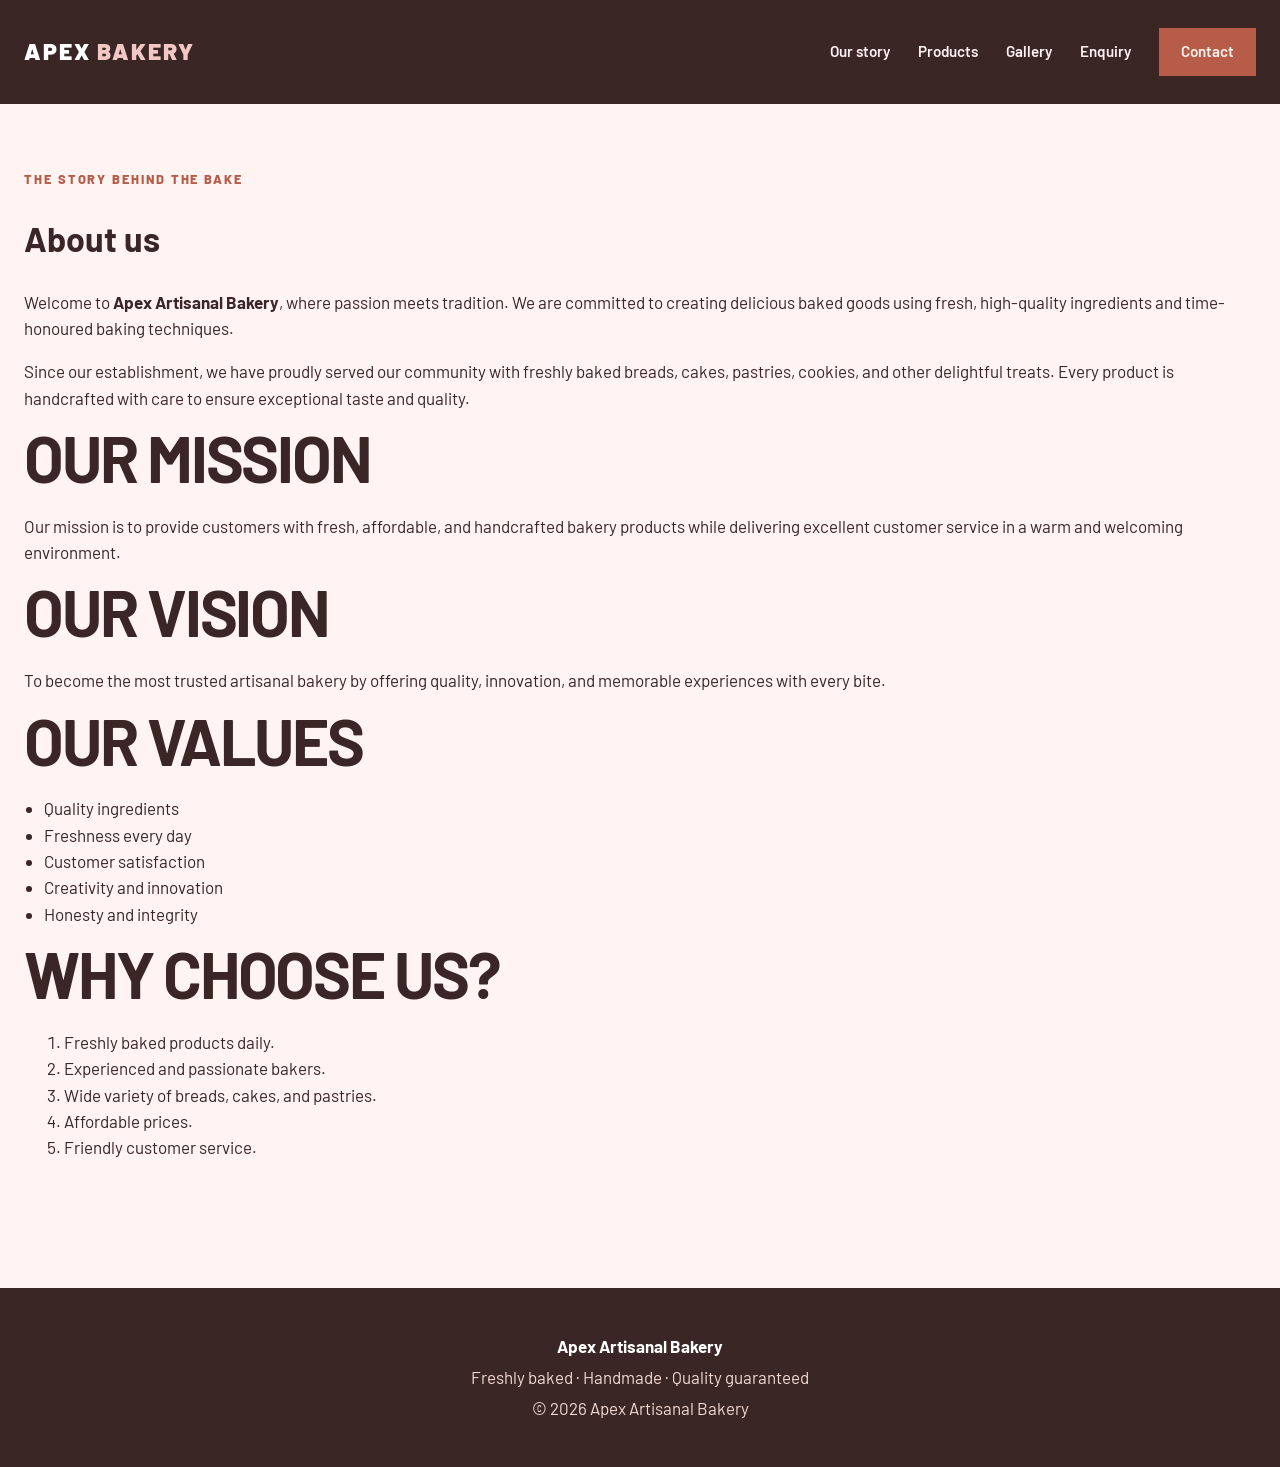
<file: AboutUs.html>
<!DOCTYPE html>
<html lang="en">
<head>
    <meta charset="UTF-8">
    <meta name="viewport" content="width=device-width, initial-scale=1.0">
    <meta name="description" content="Learn about Apex Artisanal Bakery, its handmade baking approach, mission and values in Pretoria.">
    <title>About Apex Artisanal Bakery | Our Story</title>
    <link rel="stylesheet" href="style.css">
    <script type="application/ld+json">
    {
      "@context": "https://schema.org",
      "@type": "Bakery",
      "name": "Apex Artisanal Bakery",
      "address": {
        "@type": "PostalAddress",
        "streetAddress": "3 Bailey Lane, Arcadia",
        "addressLocality": "Pretoria",
        "addressCountry": "South Africa"
      },
      "telephone": "+27 12 345 6789",
      "email": "info@apexartisanalbakery.com"
    }
    </script>
</head>
<body>
    <header class="site-header" style="background: var(--ink); position: relative;">
        <nav class="navbar" aria-label="Main navigation">
            <a class="logo" href="index.html">Apex <span>Bakery</span></a>
            <button class="menu-toggle" type="button" aria-expanded="false" aria-controls="primary-navigation" aria-label="Open navigation menu">
                <span></span><span></span><span></span>
            </button>
            <div class="nav-links" id="primary-navigation">
                <a href="index.html#about">Our story</a>
                <a href="Products.html">Products</a>
                <a href="Gallery.html">Gallery</a>
                <a href="enquiry.html">Enquiry</a>
                <a class="nav-cta" href="Contact.html">Contact</a>
            </div>
        </nav>
    </header>
    <main class="content-section">
        <span class="section-kicker">The story behind the bake</span>
        <h1>About us</h1>
        <p>Welcome to <strong>Apex Artisanal Bakery</strong>, where passion meets tradition. We are committed to creating delicious baked goods using fresh, high-quality ingredients and time-honoured baking techniques.</p>
        <p>Since our establishment, we have proudly served our community with freshly baked breads, cakes, pastries, cookies, and other delightful treats. Every product is handcrafted with care to ensure exceptional taste and quality.</p>

        <h2>Our mission</h2>
        <p>Our mission is to provide customers with fresh, affordable, and handcrafted bakery products while delivering excellent customer service in a warm and welcoming environment.</p>

        <h2>Our vision</h2>
        <p>To become the most trusted artisanal bakery by offering quality, innovation, and memorable experiences with every bite.</p>

        <h2>Our values</h2>
        <ul>
            <li>Quality ingredients</li>
            <li>Freshness every day</li>
            <li>Customer satisfaction</li>
            <li>Creativity and innovation</li>
            <li>Honesty and integrity</li>
        </ul>

        <h2>Why choose us?</h2>
        <ol>
            <li>Freshly baked products daily.</li>
            <li>Experienced and passionate bakers.</li>
            <li>Wide variety of breads, cakes, and pastries.</li>
            <li>Affordable prices.</li>
            <li>Friendly customer service.</li>
        </ol>
    </main>
    <footer class="site-footer">
        <p><strong>Apex Artisanal Bakery</strong></p>
        <p>Freshly baked · Handmade · Quality guaranteed</p>
        <p>&copy; 2026 Apex Artisanal Bakery</p>
    </footer>
    <script src="script.js"></script>
</body>
</html>
</file>
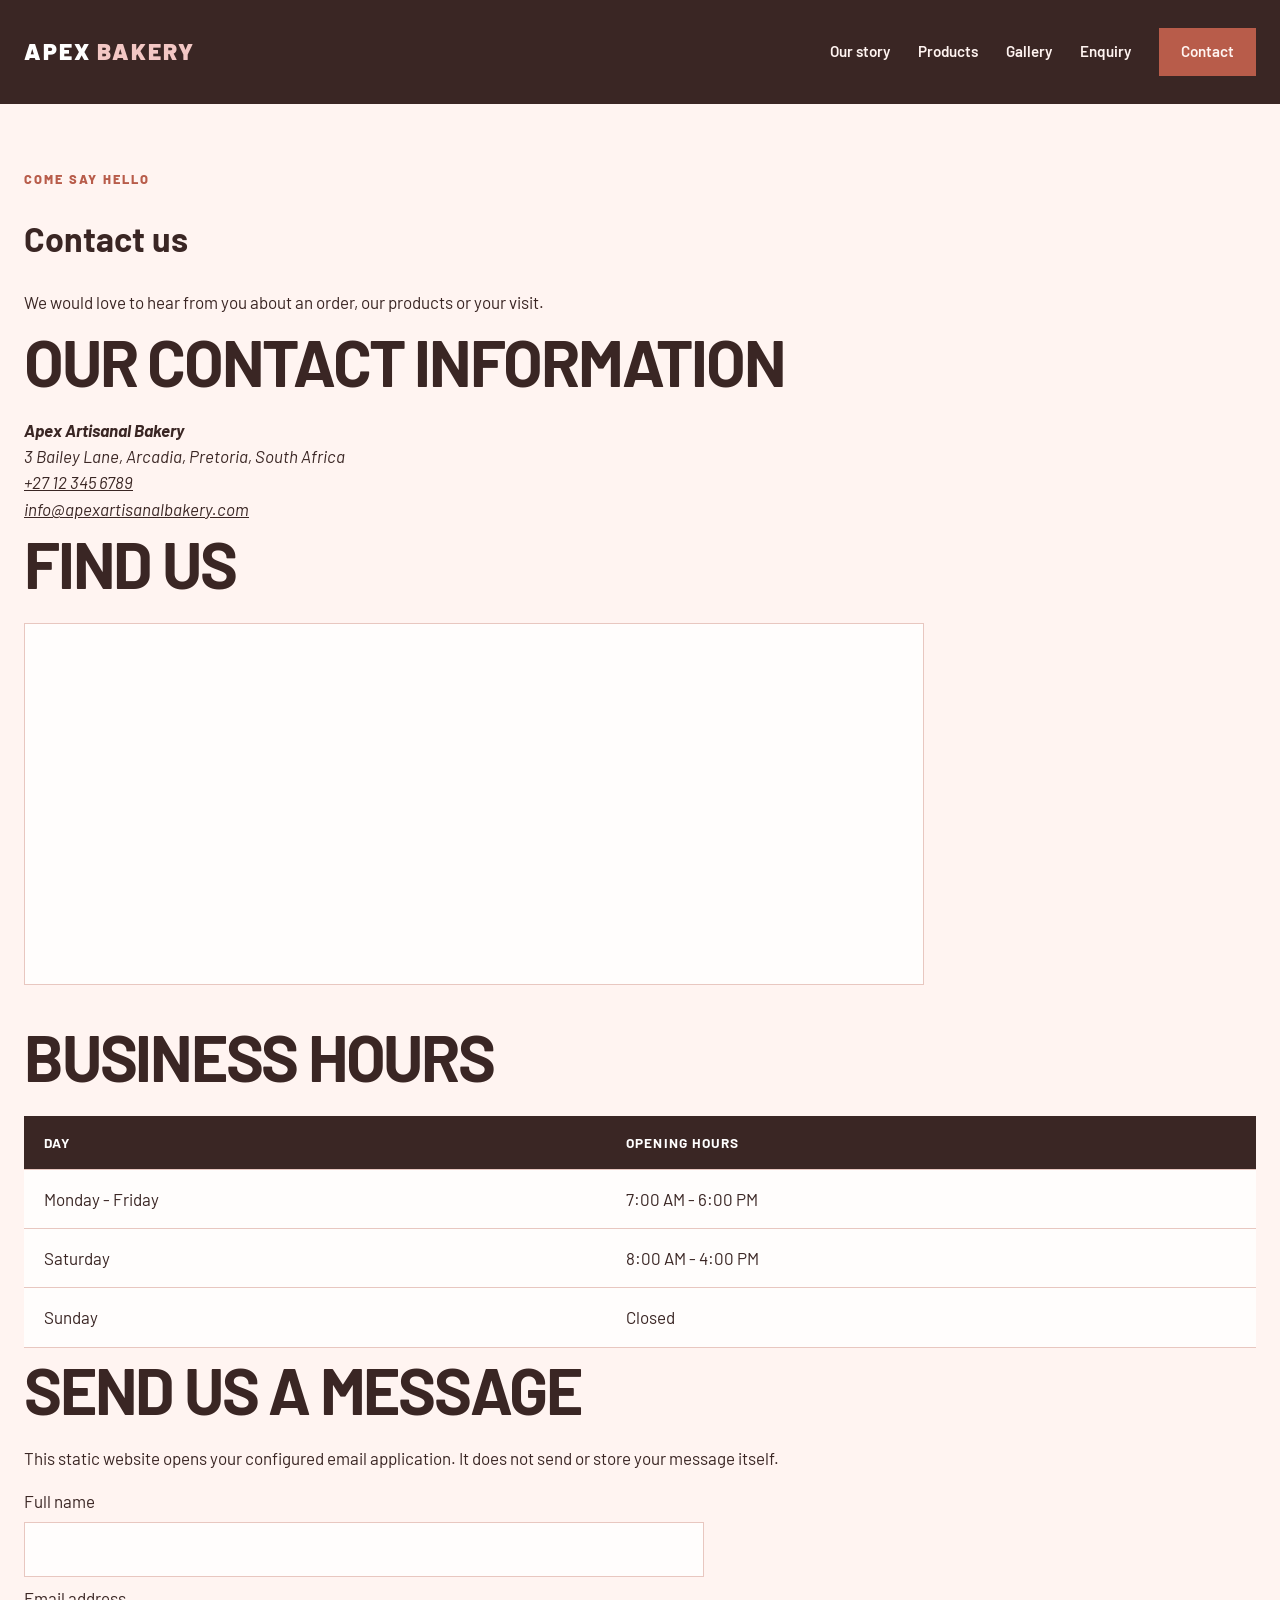
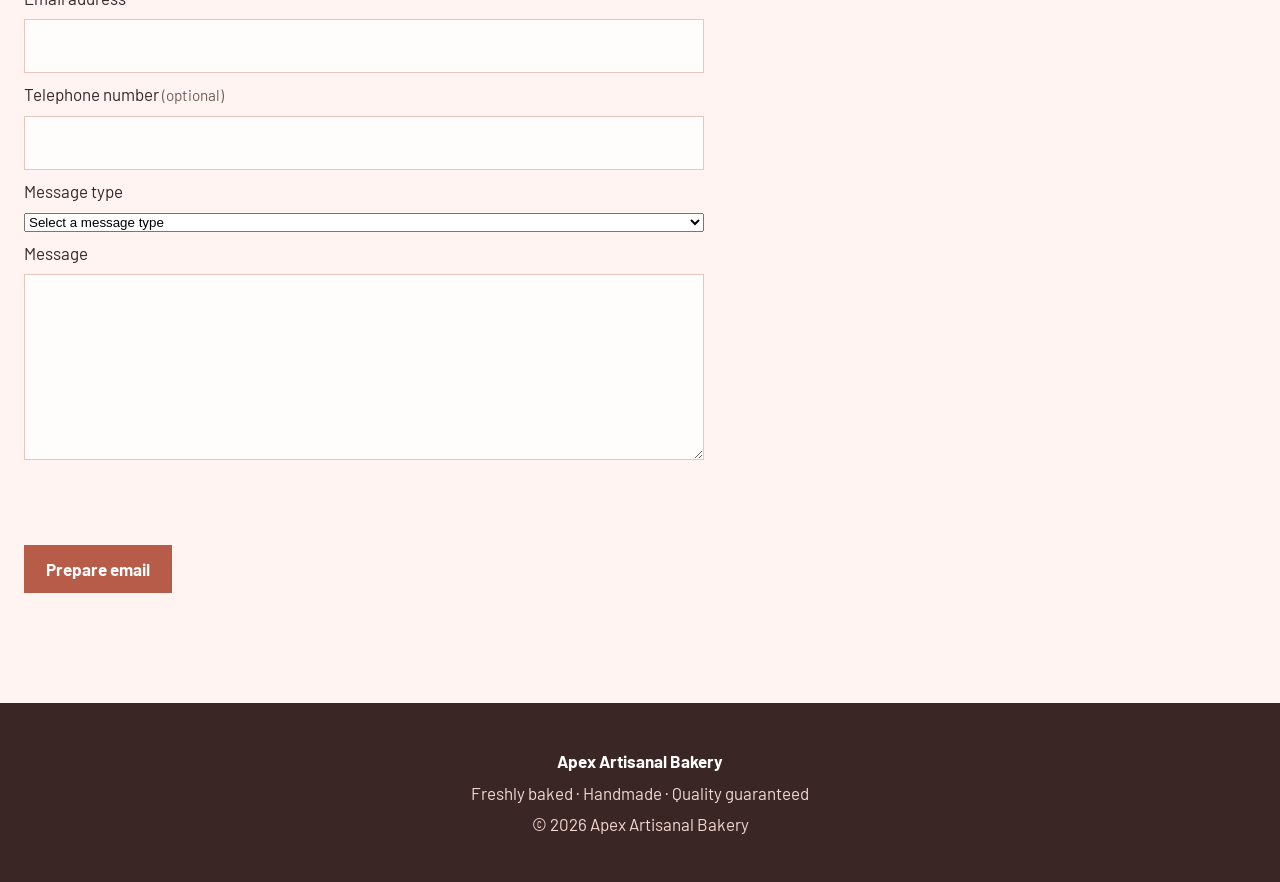
<file: Contact.html>
<!DOCTYPE html>
<html lang="en">
<head>
    <meta charset="UTF-8">
    <meta name="viewport" content="width=device-width, initial-scale=1.0">
    <meta name="description" content="Contact Apex Artisanal Bakery in Pretoria with questions, feedback or order enquiries.">
    <title>Contact Apex Artisanal Bakery | Pretoria</title>
    <link rel="stylesheet" href="style.css">
    <script type="application/ld+json">
    {"@context":"https://schema.org","@type":"Bakery","name":"Apex Artisanal Bakery","address":{"@type":"PostalAddress","streetAddress":"3 Bailey Lane, Arcadia","addressLocality":"Pretoria","addressCountry":"South Africa"},"telephone":"+27 12 345 6789","email":"info@apexartisanalbakery.com"}
    </script>
</head>
<body>
    <header class="site-header" style="background: var(--ink); position: relative;">
        <nav class="navbar" aria-label="Main navigation">
            <a class="logo" href="index.html">Apex <span>Bakery</span></a>
            <button class="menu-toggle" type="button" aria-expanded="false" aria-controls="primary-navigation" aria-label="Open navigation menu">
                <span></span><span></span><span></span>
            </button>
            <div class="nav-links" id="primary-navigation">
                <a href="index.html#about">Our story</a>
                <a href="Products.html">Products</a>
                <a href="Gallery.html">Gallery</a>
                <a href="enquiry.html">Enquiry</a>
                <a class="nav-cta" href="Contact.html" aria-current="page">Contact</a>
            </div>
        </nav>
    </header>

    <main class="content-section">
        <span class="section-kicker">Come say hello</span>
        <h1>Contact us</h1>
        <p>We would love to hear from you about an order, our products or your visit.</p>

        <h2>Our contact information</h2>
        <address>
            <strong>Apex Artisanal Bakery</strong><br>
            3 Bailey Lane, Arcadia, Pretoria, South Africa<br>
            <a href="tel:+27123456789">+27 12 345 6789</a><br>
            <a href="mailto:info@apexartisanalbakery.com">info@apexartisanalbakery.com</a>
        </address>

        <h2>Find us</h2>
        <div class="map-frame">
            <iframe src="https://www.google.com/maps?q=3+Bailey+Lane,+Arcadia,+Pretoria,+South+Africa&output=embed" title="Map showing Apex Artisanal Bakery at 3 Bailey Lane, Arcadia, Pretoria" loading="lazy" referrerpolicy="no-referrer-when-downgrade"></iframe>
        </div>

        <h2>Business hours</h2>
        <div class="table-scroll">
            <table class="product-table">
                <thead><tr><th>Day</th><th>Opening hours</th></tr></thead>
                <tbody>
                    <tr><td>Monday - Friday</td><td>7:00 AM - 6:00 PM</td></tr>
                    <tr><td>Saturday</td><td>8:00 AM - 4:00 PM</td></tr>
                    <tr><td>Sunday</td><td>Closed</td></tr>
                </tbody>
            </table>
        </div>

        <h2>Send us a message</h2>
        <p>This static website opens your configured email application. It does not send or store your message itself.</p>
        <form class="contact-form" data-mail-form data-recipient="info@apexartisanalbakery.com" data-form-type="contact" novalidate>
            <label for="contact-name">Full name</label>
            <input type="text" id="contact-name" name="name" autocomplete="name" required minlength="2">

            <label for="contact-email">Email address</label>
            <input type="email" id="contact-email" name="email" autocomplete="email" required>

            <label for="contact-phone">Telephone number <span>(optional)</span></label>
            <input type="tel" id="contact-phone" name="phone" autocomplete="tel">

            <label for="contact-category">Message type</label>
            <select id="contact-category" name="category" required>
                <option value="">Select a message type</option>
                <option value="Product question">Product question</option>
                <option value="Order enquiry">Order enquiry</option>
                <option value="Feedback">Feedback</option>
                <option value="General question">General question</option>
            </select>

            <label for="contact-message">Message</label>
            <textarea id="contact-message" name="message" rows="6" required minlength="10"></textarea>
            <p class="form-feedback" data-form-feedback role="status" aria-live="polite"></p>
            <button class="button" type="submit">Prepare email</button>
        </form>
    </main>

    <footer class="site-footer">
        <p><strong>Apex Artisanal Bakery</strong></p>
        <p>Freshly baked · Handmade · Quality guaranteed</p>
        <p>&copy; 2026 Apex Artisanal Bakery</p>
    </footer>
    <script src="script.js"></script>
</body>
</html>
</file>
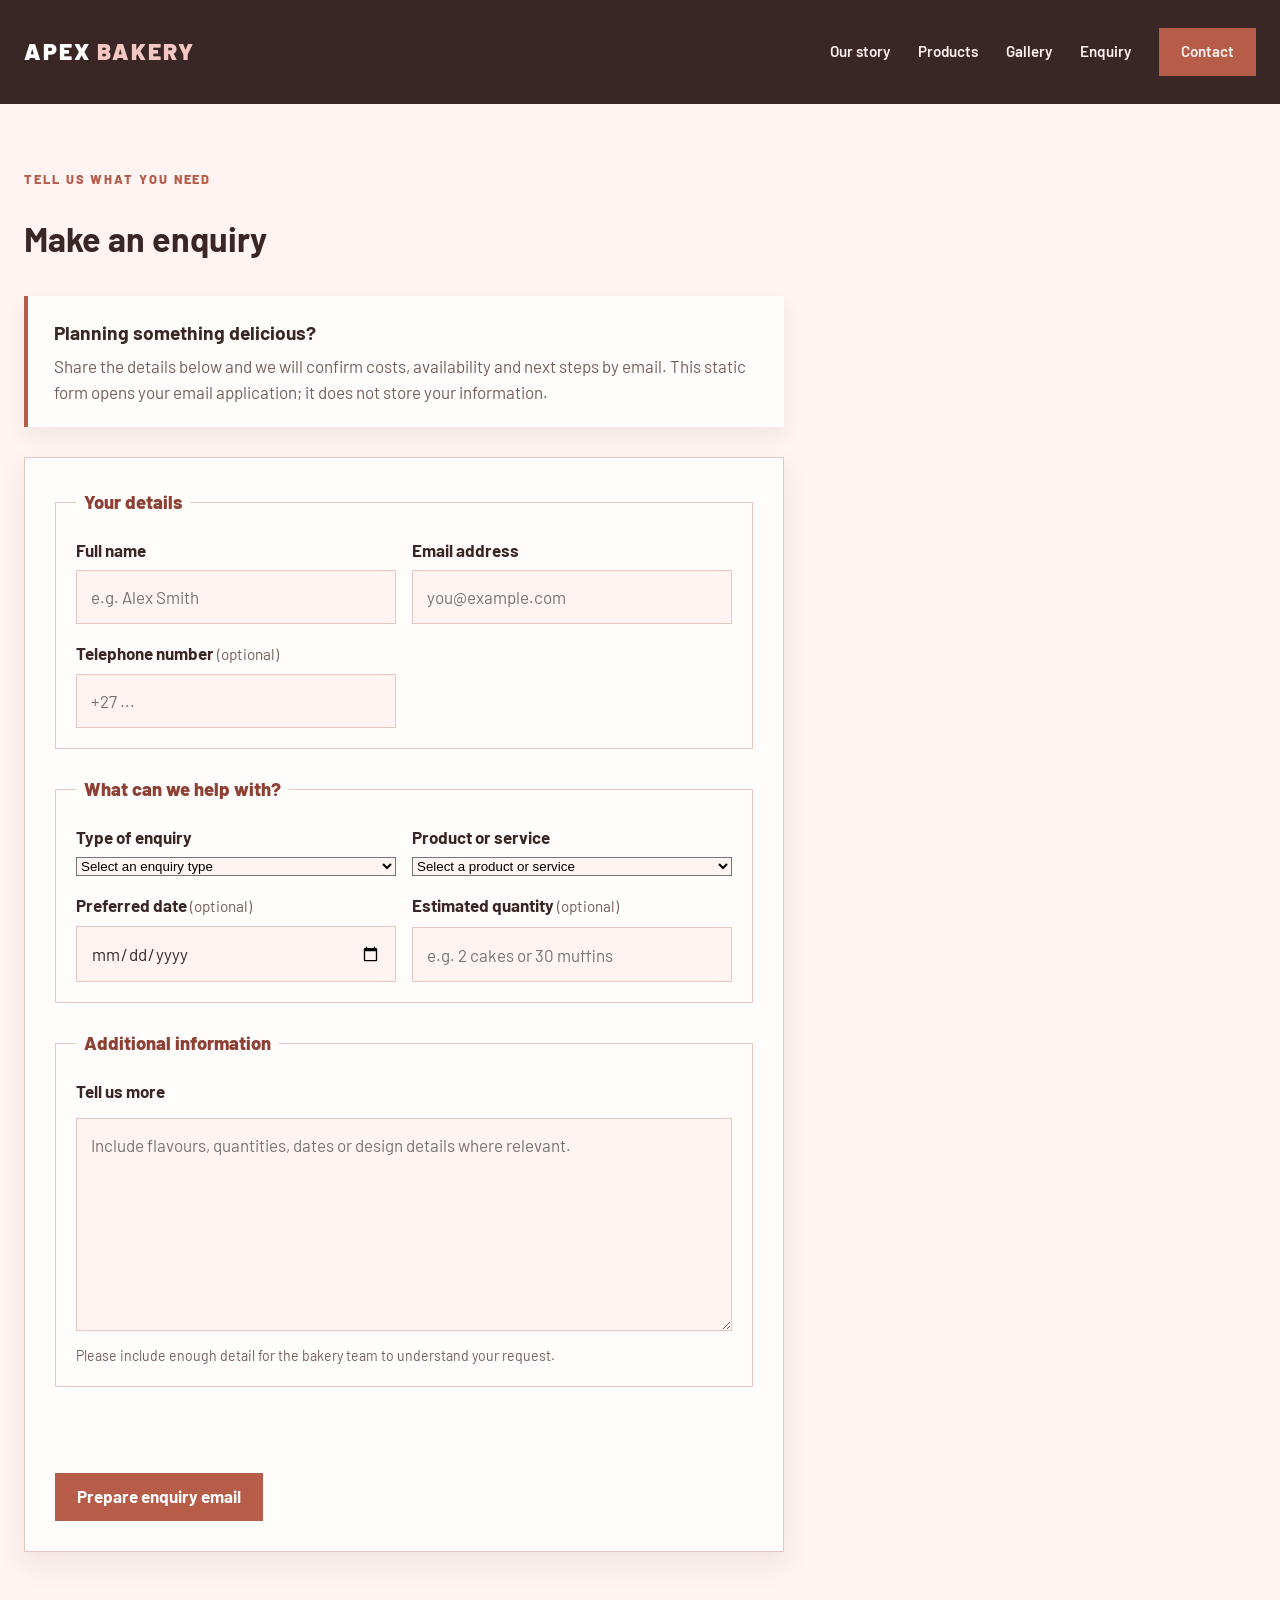
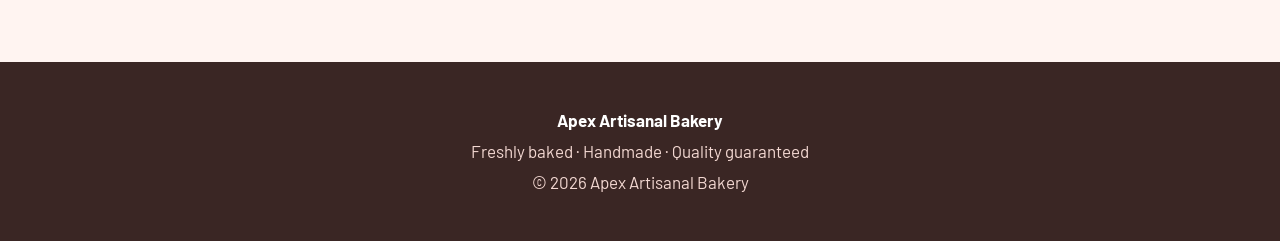
<file: enquiry.html>
<!DOCTYPE html>
<html lang="en">
<head>
    <meta charset="UTF-8">
    <meta name="viewport" content="width=device-width, initial-scale=1.0">
    <meta name="description" content="Send an enquiry to Apex Artisanal Bakery about products, custom cakes, orders or other bakery services.">
    <title>Make an Enquiry | Apex Artisanal Bakery</title>
    <link rel="stylesheet" href="style.css">
    <script type="application/ld+json">
    {"@context":"https://schema.org","@type":"Bakery","name":"Apex Artisanal Bakery","address":{"@type":"PostalAddress","streetAddress":"3 Bailey Lane, Arcadia","addressLocality":"Pretoria","addressCountry":"South Africa"},"telephone":"+27 12 345 6789","email":"info@apexartisanalbakery.com"}
    </script>
</head>
<body>
    <header class="site-header" style="background: var(--ink); position: relative;">
        <nav class="navbar" aria-label="Main navigation">
            <a class="logo" href="index.html">Apex <span>Bakery</span></a>
            <button class="menu-toggle" type="button" aria-expanded="false" aria-controls="primary-navigation" aria-label="Open navigation menu">
                <span></span><span></span><span></span>
            </button>
            <div class="nav-links" id="primary-navigation">
                <a href="index.html#about">Our story</a>
                <a href="Products.html">Products</a>
                <a href="Gallery.html">Gallery</a>
                <a href="enquiry.html" aria-current="page">Enquiry</a>
                <a class="nav-cta" href="Contact.html">Contact</a>
            </div>
        </nav>
    </header>

    <main class="content-section">
        <span class="section-kicker">Tell us what you need</span>
        <h1>Make an enquiry</h1>
        <div class="enquiry-intro">
            <strong>Planning something delicious?</strong>
            <p>Share the details below and we will confirm costs, availability and next steps by email. This static form opens your email application; it does not store your information.</p>
        </div>

        <form class="enquiry-form" data-mail-form data-recipient="info@apexartisanalbakery.com" data-form-type="enquiry" novalidate>
            <fieldset>
                <legend>Your details</legend>
                <div class="form-grid">
                    <div class="form-field">
                        <label for="enquiry-name">Full name</label>
                        <input type="text" id="enquiry-name" name="name" autocomplete="name" required minlength="2" placeholder="e.g. Alex Smith">
                    </div>
                    <div class="form-field">
                        <label for="enquiry-email">Email address</label>
                        <input type="email" id="enquiry-email" name="email" autocomplete="email" required placeholder="you@example.com">
                    </div>
                    <div class="form-field">
                        <label for="enquiry-phone">Telephone number <span>(optional)</span></label>
                        <input type="tel" id="enquiry-phone" name="phone" autocomplete="tel" placeholder="+27 ...">
                    </div>
                </div>
            </fieldset>

            <fieldset>
                <legend>What can we help with?</legend>
                <div class="form-grid">
                    <div class="form-field">
                        <label for="enquiry-type">Type of enquiry</label>
                        <select id="enquiry-type" name="enquiryType" required>
                            <option value="">Select an enquiry type</option>
                            <option value="Product information">Product information</option>
                            <option value="Custom cake enquiry">Custom cake enquiry</option>
                            <option value="Order enquiry">Order enquiry</option>
                            <option value="Volunteering or sponsorship">Volunteering or sponsorship</option>
                        </select>
                    </div>
                    <div class="form-field">
                        <label for="enquiry-option">Product or service</label>
                        <select id="enquiry-option" name="option" required>
                            <option value="">Select a product or service</option>
                            <option value="Bread">Bread</option>
                            <option value="Pastries">Pastries</option>
                            <option value="Cakes">Cakes</option>
                            <option value="Cookies and muffins">Cookies and muffins</option>
                            <option value="Volunteering or sponsorship">Volunteering or sponsorship</option>
                        </select>
                    </div>
                    <div class="form-field">
                        <label for="enquiry-date">Preferred date <span>(optional)</span></label>
                        <input type="date" id="enquiry-date" name="preferredDate">
                    </div>
                    <div class="form-field">
                        <label for="enquiry-quantity">Estimated quantity <span>(optional)</span></label>
                        <input type="text" id="enquiry-quantity" name="quantity" placeholder="e.g. 2 cakes or 30 muffins">
                    </div>
                </div>
            </fieldset>

            <fieldset>
                <legend>Additional information</legend>
                <label for="enquiry-message">Tell us more</label>
                <textarea id="enquiry-message" name="message" rows="7" required minlength="10" placeholder="Include flavours, quantities, dates or design details where relevant."></textarea>
                <small class="field-help">Please include enough detail for the bakery team to understand your request.</small>
            </fieldset>

            <p class="form-feedback" data-form-feedback role="status" aria-live="polite"></p>
            <button class="button" type="submit">Prepare enquiry email</button>
        </form>
    </main>

    <footer class="site-footer">
        <p><strong>Apex Artisanal Bakery</strong></p>
        <p>Freshly baked · Handmade · Quality guaranteed</p>
        <p>&copy; 2026 Apex Artisanal Bakery</p>
    </footer>
    <script src="script.js"></script>
</body>
</html>
</file>
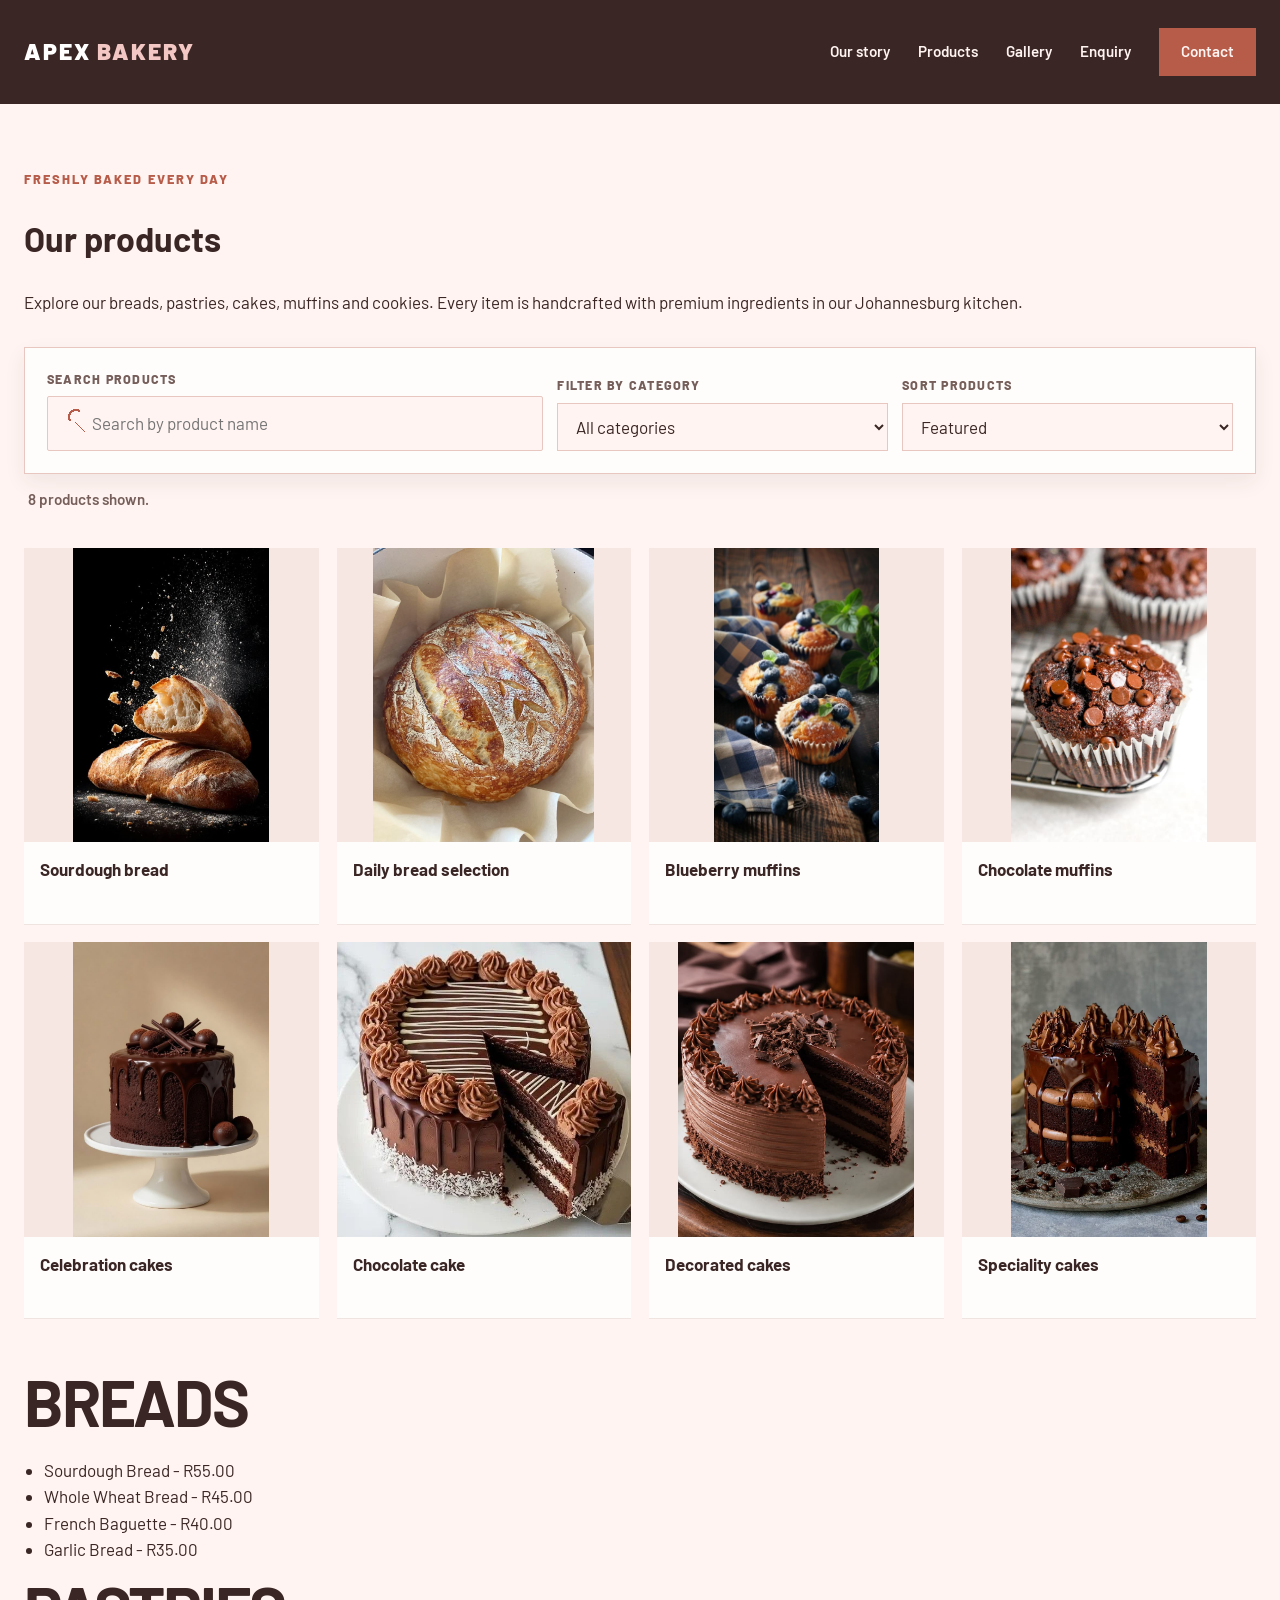
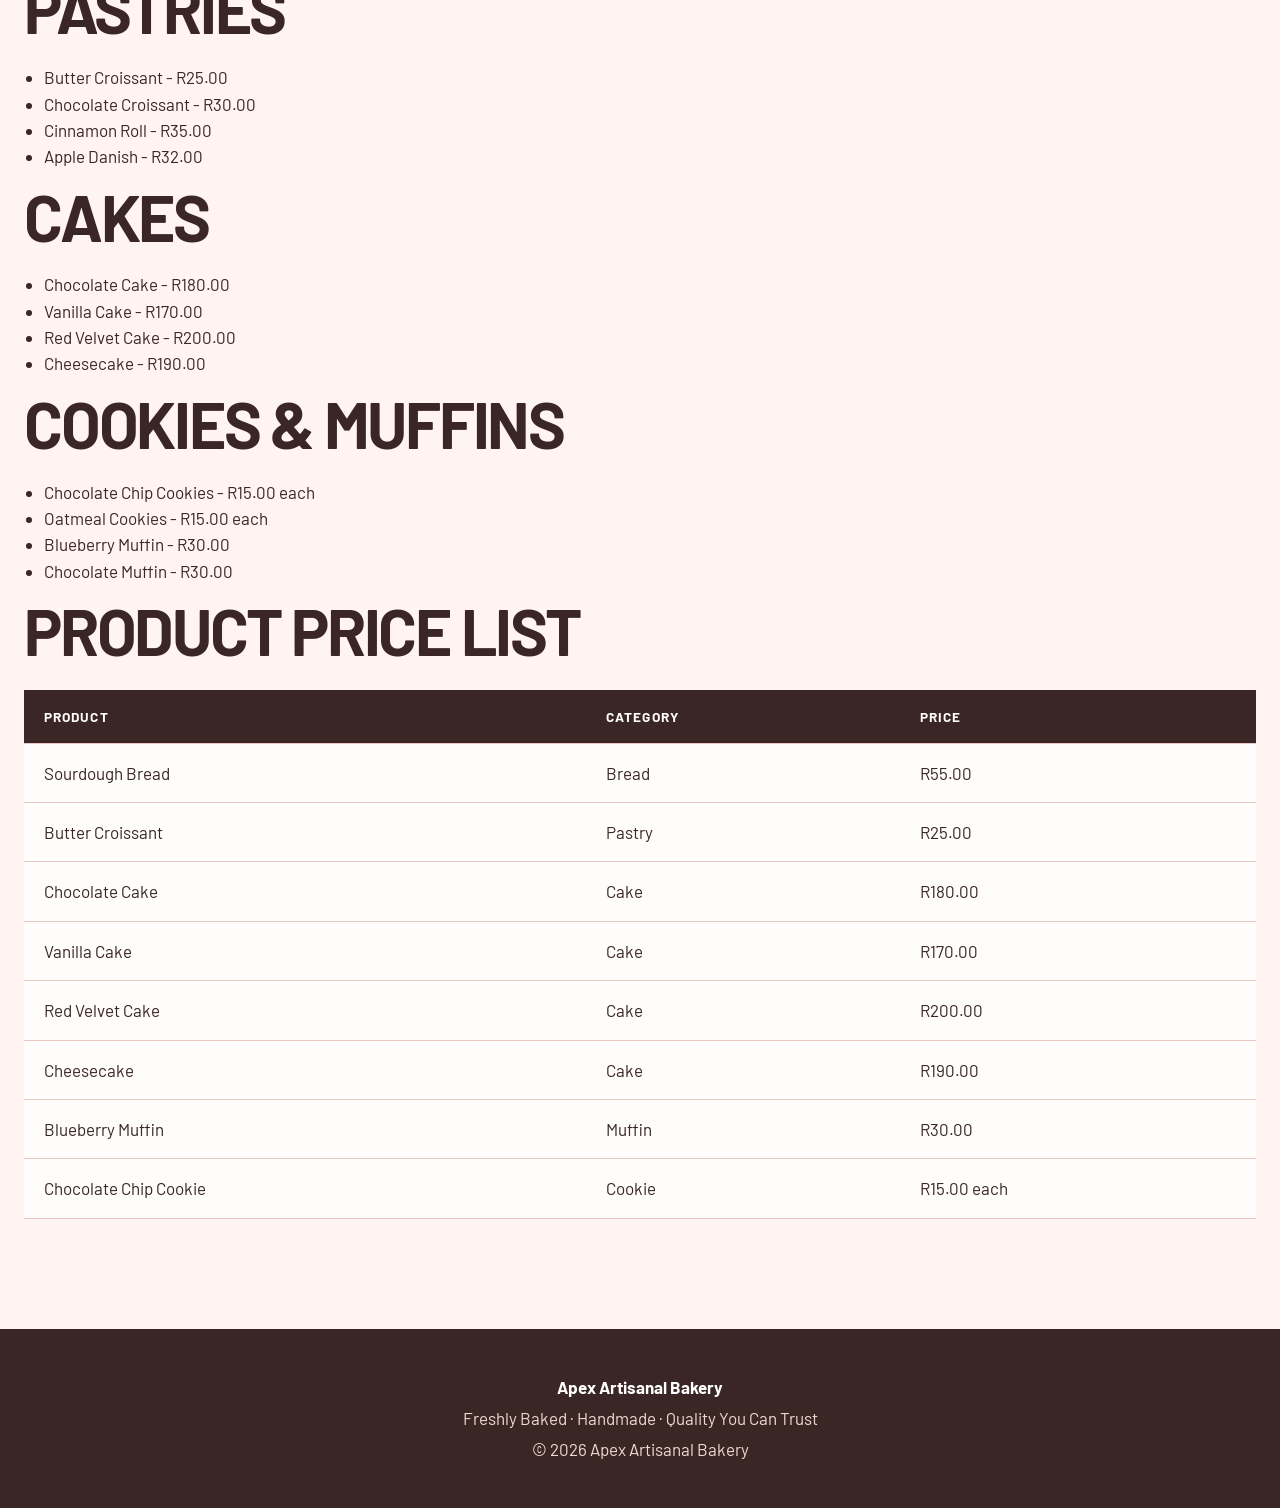
<file: Products.html>
<!DOCTYPE html>
<html lang="en">
<head>
    <meta charset="UTF-8">
    <meta name="viewport" content="width=device-width, initial-scale=1.0">
    <meta name="description" content="Explore breads, pastries, cakes, muffins and cookies from Apex Artisanal Bakery.">
    <title>Products | Apex Artisanal Bakery</title>
    <link rel="stylesheet" href="style.css">
    <script type="application/ld+json">
    {"@context":"https://schema.org","@type":"Bakery","name":"Apex Artisanal Bakery","address":{"@type":"PostalAddress","streetAddress":"3 Bailey Lane, Arcadia","addressLocality":"Pretoria","addressCountry":"South Africa"},"telephone":"+27 12 345 6789","email":"info@apexartisanalbakery.com"}
    </script>
</head>
<body>
    <header class="site-header" style="background: var(--ink); position: relative;">
        <nav class="navbar" aria-label="Main navigation">
            <a class="logo" href="index.html">Apex <span>Bakery</span></a>
            <button class="menu-toggle" type="button" aria-expanded="false" aria-controls="primary-navigation" aria-label="Open navigation menu">
                <span></span><span></span><span></span>
            </button>
            <div class="nav-links" id="primary-navigation">
                <a href="index.html#about">Our story</a>
                <a href="Products.html" aria-current="page">Products</a>
                <a href="Gallery.html">Gallery</a>
                <a href="enquiry.html">Enquiry</a>
                <a class="nav-cta" href="Contact.html">Contact</a>
            </div>
        </nav>
    </header>

    <main class="content-section">
        <span class="section-kicker">Freshly baked every day</span>
        <h1>Our products</h1>
        <p>Explore our breads, pastries, cakes, muffins and cookies. Every item is handcrafted with premium ingredients in our Johannesburg kitchen.</p>

        <div class="product-tools" aria-label="Product search and filters">
            <div class="product-search-field">
                <label for="product-search">Search products</label>
                <input id="product-search" type="search" placeholder="Search by product name" autocomplete="off">
            </div>
            <div class="product-select-field">
                <label for="product-category">Filter by category</label>
                <select id="product-category">
                    <option value="all">All categories</option>
                    <option value="bread">Bread</option>
                    <option value="muffin">Muffin</option>
                    <option value="cake">Cake</option>
                </select>
            </div>
            <div class="product-select-field">
                <label for="product-sort">Sort products</label>
                <select id="product-sort">
                    <option value="default">Featured</option>
                    <option value="name-asc">Name: A to Z</option>
                    <option value="name-desc">Name: Z to A</option>
                </select>
            </div>
        </div>
        <p id="product-results" class="form-feedback product-results" role="status" aria-live="polite"></p>

        <div class="product-gallery" aria-label="Featured bakery products">
            <figure data-category="bread" data-name="Sourdough bread"><img src="Assets/bread2.jpeg" alt="Fresh artisan sourdough bread" loading="lazy" decoding="async"><figcaption>Sourdough bread</figcaption><button class="card-detail" type="button" data-product="Sourdough bread" data-ingredients="Flour, water, sourdough starter and sea salt">View details &rarr;</button></figure>
            <figure data-category="bread" data-name="Daily bread selection"><img src="Assets/bread3.jpeg" alt="Freshly baked artisan bread" loading="lazy" decoding="async"><figcaption>Daily bread selection</figcaption><button class="card-detail" type="button" data-product="Daily bread selection" data-ingredients="Wheat flour, water, yeast, sea salt and malt">View details &rarr;</button></figure>
            <figure data-category="muffin" data-name="Blueberry muffins"><img src="Assets/muffin2.jpeg" alt="Freshly baked blueberry muffin" loading="lazy" decoding="async"><figcaption>Blueberry muffins</figcaption><button class="card-detail" type="button" data-product="Blueberry muffins" data-ingredients="Flour, blueberries, butter, eggs, milk and sugar">View details &rarr;</button></figure>
            <figure data-category="muffin" data-name="Chocolate muffins"><img src="Assets/chocolate-zucchini-muffins-5.jpg" alt="Freshly baked chocolate muffin" loading="lazy" decoding="async"><figcaption>Chocolate muffins</figcaption><button class="card-detail" type="button" data-product="Chocolate muffins" data-ingredients="Flour, cocoa, chocolate chips, butter, eggs, milk and sugar">View details &rarr;</button></figure>
            <figure data-category="cake" data-name="Celebration cakes"><img src="Assets/cake 1.jpeg" alt="Celebration cake" loading="lazy" decoding="async"><figcaption>Celebration cakes</figcaption><button class="card-detail" type="button" data-product="Celebration cakes" data-ingredients="Vanilla sponge, eggs, butter, flour, sugar and vanilla buttercream">View details &rarr;</button></figure>
            <figure data-category="cake" data-name="Chocolate cake"><img src="Assets/cake2.jpeg" alt="Chocolate cake" loading="lazy" decoding="async"><figcaption>Chocolate cake</figcaption><button class="card-detail" type="button" data-product="Chocolate cake" data-ingredients="Flour, cocoa, eggs, butter, sugar, milk and chocolate ganache">View details &rarr;</button></figure>
            <figure data-category="cake" data-name="Decorated cakes"><img src="Assets/cake3.jpeg" alt="Decorated vanilla cake" loading="lazy" decoding="async"><figcaption>Decorated cakes</figcaption><button class="card-detail" type="button" data-product="Decorated cakes" data-ingredients="Vanilla sponge, eggs, flour, butter, sugar and fondant decorations">View details &rarr;</button></figure>
            <figure data-category="cake" data-name="Speciality cakes"><img src="Assets/cake4.jpeg" alt="Freshly baked cake" loading="lazy" decoding="async"><figcaption>Speciality cakes</figcaption><button class="card-detail" type="button" data-product="Speciality cakes" data-ingredients="Flour, eggs, butter, sugar, cream and seasonal flavourings">View details &rarr;</button></figure>
        </div>

        <h2>Breads</h2>
        <ul>
            <li>Sourdough Bread - R55.00</li>
            <li>Whole Wheat Bread - R45.00</li>
            <li>French Baguette - R40.00</li>
            <li>Garlic Bread - R35.00</li>
        </ul>

        <h2>Pastries</h2>
        <ul>
            <li>Butter Croissant - R25.00</li>
            <li>Chocolate Croissant - R30.00</li>
            <li>Cinnamon Roll - R35.00</li>
            <li>Apple Danish - R32.00</li>
        </ul>

        <h2>Cakes</h2>
        <ul>
            <li>Chocolate Cake - R180.00</li>
            <li>Vanilla Cake - R170.00</li>
            <li>Red Velvet Cake - R200.00</li>
            <li>Cheesecake - R190.00</li>
        </ul>

        <h2>Cookies &amp; Muffins</h2>
        <ul>
            <li>Chocolate Chip Cookies - R15.00 each</li>
            <li>Oatmeal Cookies - R15.00 each</li>
            <li>Blueberry Muffin - R30.00</li>
            <li>Chocolate Muffin - R30.00</li>
        </ul>

        <h2>Product price list</h2>
        <div class="table-scroll">
            <table class="product-table">
            <thead>
                <tr><th>Product</th><th>Category</th><th>Price</th></tr>
            </thead>
            <tbody>
                <tr><td>Sourdough Bread</td><td>Bread</td><td>R55.00</td></tr>
                <tr><td>Butter Croissant</td><td>Pastry</td><td>R25.00</td></tr>
                <tr><td>Chocolate Cake</td><td>Cake</td><td>R180.00</td></tr>
                <tr><td>Vanilla Cake</td><td>Cake</td><td>R170.00</td></tr>
                <tr><td>Red Velvet Cake</td><td>Cake</td><td>R200.00</td></tr>
                <tr><td>Cheesecake</td><td>Cake</td><td>R190.00</td></tr>
                <tr><td>Blueberry Muffin</td><td>Muffin</td><td>R30.00</td></tr>
                <tr><td>Chocolate Chip Cookie</td><td>Cookie</td><td>R15.00 each</td></tr>
            </tbody>
            </table>
        </div>
    </main>

    <dialog class="detail-dialog" aria-labelledby="detail-title">
        <button class="dialog-close" type="button" aria-label="Close details">&times;</button>
        <span class="section-kicker">Made in our kitchen</span>
        <h2 id="detail-title">Product details</h2>
        <p class="detail-ingredients"></p>
    </dialog>

    <footer class="site-footer">
        <p><strong>Apex Artisanal Bakery</strong></p>
        <p>Freshly Baked · Handmade · Quality You Can Trust</p>
        <p>&copy; 2026 Apex Artisanal Bakery</p>
    </footer>
    <script src="script.js"></script>
</body>
</html>
</file>
<file: style.css>
@import url('https://fonts.googleapis.com/css2?family=Barlow:wght@400;500;600;700;800;900&display=swap');

:root {
    --ink: #3a2624;
    --muted: #765f5b;
    --paper: #fff4f1;
    --cream: #fffdfc;
    --line: #e8c7c0;
    --accent: #b85c4a;
    --accent-dark: #8e4034;
    --yellow: #f3c7c4;
    --white: #ffffff;
    --max-width: 1240px;
}

* { box-sizing: border-box; }

html { scroll-behavior: smooth; }

body {
    margin: 0;
    color: var(--ink);
    background: var(--paper);
    font-family: 'Barlow', sans-serif;
    font-size: 17px;
    line-height: 1.55;
}

img { max-width: 100%; display: block; }

a { color: inherit; }

.site-header {
    position: absolute;
    z-index: 10;
    top: 0;
    left: 0;
    right: 0;
    color: var(--white);
}

.navbar {
    width: min(var(--max-width), calc(100% - 48px));
    margin: auto;
    padding: 28px 0;
    display: flex;
    align-items: center;
    justify-content: space-between;
    gap: 32px;
}

.logo {
    font-size: 1.45rem;
    font-weight: 900;
    letter-spacing: .08em;
    text-transform: uppercase;
    text-decoration: none;
}

.logo span { color: var(--yellow); }

.nav-links { display: flex; gap: 28px; align-items: center; }
.nav-links a { color: #fff4f1; text-decoration: none; font-weight: 600; font-size: .95rem; }
.nav-links a:hover, .nav-links a:focus-visible { color: var(--yellow); }
.menu-toggle { display: none; border: 0; background: transparent; color: var(--white); cursor: pointer; }
.menu-toggle span { display: block; width: 26px; height: 2px; margin: 5px 0; background: currentColor; transition: transform .2s ease, opacity .2s ease; }

.nav-cta, .button {
    display: inline-flex;
    align-items: center;
    justify-content: center;
    min-height: 48px;
    padding: 0 22px;
    border: 0;
    background: var(--accent);
    color: var(--white);
    font: inherit;
    font-weight: 700;
    text-decoration: none;
    cursor: pointer;
    transition: background .2s ease, transform .2s ease;
}

.nav-cta:hover, .button:hover { background: var(--accent-dark); transform: translateY(-2px); }

.hero {
    min-height: min(780px, 92vh);
    position: relative;
    overflow: hidden;
    background: #3a2624;
    color: var(--white);
}

.hero::after {
    content: '';
    position: absolute;
    inset: 0;
    background: linear-gradient(90deg, rgba(58, 38, 36, .9) 0%, rgba(58, 38, 36, .58) 47%, rgba(58, 38, 36, .16) 100%);
    pointer-events: none;
}

.hero-slide { position: absolute; inset: 0; opacity: 0; visibility: hidden; transition: opacity .6s ease, visibility .6s ease; }
.hero-slide.is-active { opacity: 1; visibility: visible; }
.hero-image { width: 100%; height: 100%; object-fit: cover; object-position: center; background: #3a2624; }

.hero-content {
    position: relative;
    z-index: 2;
    width: min(var(--max-width), calc(100% - 48px));
    min-height: min(780px, 92vh);
    margin: auto;
    padding: 170px 0 88px;
    display: flex;
    flex-direction: column;
    justify-content: center;
    align-items: flex-start;
}

.eyebrow { color: var(--yellow); font-size: .78rem; letter-spacing: .18em; font-weight: 800; text-transform: uppercase; }
.hero h1, .hero h2 { max-width: 680px; margin: 16px 0 18px; font-size: clamp(3.8rem, 8vw, 7.8rem); line-height: .88; letter-spacing: -.04em; text-transform: uppercase; }
.hero-copy { max-width: 470px; margin: 0 0 32px; color: #ffe9e5; font-size: 1.15rem; }
.hero-meta { display: flex; align-items: center; gap: 20px; }
.price { color: var(--yellow); font-size: 1.55rem; font-weight: 800; }

.hero-controls { position: absolute; z-index: 3; right: max(24px, calc((100% - var(--max-width)) / 2)); bottom: 52px; display: flex; align-items: center; gap: 12px; }
.hero-arrow, .dot { border: 1px solid rgba(255,255,255,.5); background: transparent; color: var(--white); cursor: pointer; }
.hero-arrow { width: 48px; height: 48px; font-size: 1.2rem; }
.hero-arrow:hover, .hero-arrow:focus-visible { background: var(--accent); border-color: var(--accent); }
.dots { display: flex; gap: 7px; margin: 0 8px; }
.dot { width: 8px; height: 8px; padding: 0; border-radius: 50%; }
.dot.is-active { background: var(--yellow); border-color: var(--yellow); }

.intro { width: min(var(--max-width), calc(100% - 48px)); margin: auto; padding: 100px 0 72px; display: grid; grid-template-columns: 1fr 1fr; gap: 80px; align-items: end; }
.section-kicker { color: var(--accent); text-transform: uppercase; letter-spacing: .15em; font-weight: 800; font-size: .8rem; }
.intro h2, .content-section h2 { margin: 12px 0 0; font-size: clamp(2.5rem, 5vw, 4.8rem); line-height: .95; letter-spacing: -.035em; text-transform: uppercase; }
.intro p { max-width: 530px; margin: 0; color: var(--muted); font-size: 1.12rem; }

.content-section { width: min(var(--max-width), calc(100% - 48px)); margin: auto; padding: 60px 0 110px; }
.content-section h2 { margin-bottom: 24px; }
.content-section h3 { margin-top: 42px; font-size: 1.45rem; }
.content-section ul { padding-left: 20px; }

.table-scroll { width: 100%; overflow-x: auto; margin-top: 28px; }
.product-table { width: 100%; min-width: 520px; border-collapse: collapse; margin-top: 0; background: var(--cream); }
.product-table th, .product-table td { text-align: left; padding: 16px 20px; border-bottom: 1px solid var(--line); }
.product-table th { background: var(--ink); color: var(--white); font-size: .85rem; letter-spacing: .08em; text-transform: uppercase; }

.gallery-grid { display: grid; grid-template-columns: repeat(3, 1fr); gap: 18px; margin-top: 32px; }
.gallery-grid figure, .product-gallery figure { margin: 0; background: var(--cream); box-shadow: 0 1px 0 rgba(58, 38, 36, .08); transition: transform 280ms ease-out, box-shadow 280ms ease-out; }
.gallery-grid figure:hover, .gallery-grid figure:focus-within, .product-gallery figure:hover, .product-gallery figure:focus-within { transform: translateY(-3px); box-shadow: 0 9px 18px rgba(58, 38, 36, .14); }
.gallery-grid img { width: 100%; aspect-ratio: 1 / 1; object-fit: cover; transition: transform 280ms ease-out; }
.product-gallery img { transition: transform 280ms ease-out; }
.gallery-grid figure:hover img, .gallery-grid figure:focus-within img, .product-gallery figure:hover img, .product-gallery figure:focus-within img { transform: scale(1.03); }
.gallery-grid figcaption, .product-gallery figcaption { padding: 14px 16px 6px; font-weight: 700; }
.card-detail { display: block; width: 100%; padding: 0 16px 14px; border: 0; background: transparent; color: var(--accent); font: inherit; font-size: .86rem; font-weight: 700; text-align: left; cursor: pointer; opacity: 0; transform: translateY(3px); transition: opacity 280ms ease-out, transform 280ms ease-out; }
.gallery-grid figure:hover .card-detail, .gallery-grid figure:focus-within .card-detail, .product-gallery figure:hover .card-detail, .product-gallery figure:focus-within .card-detail { opacity: 1; transform: translateY(0); }

.product-gallery { display: grid; grid-template-columns: repeat(4, 1fr); gap: 18px; margin: 36px 0 54px; }
.product-gallery img { width: 100%; aspect-ratio: 1 / 1; object-fit: contain; object-position: center; background: #f6e7e2; }

.product-tools { display: grid; grid-template-columns: 1.5fr 1fr 1fr; gap: 14px; align-items: end; margin-top: 32px; padding: 22px; border: 1px solid var(--line); background: var(--cream); box-shadow: 0 8px 20px rgba(58, 38, 36, .07); }
.product-tools > div { display: grid; gap: 7px; }
.product-tools label { color: var(--muted); font-size: .78rem; font-weight: 800; letter-spacing: .1em; text-transform: uppercase; }
.product-tools input, .product-tools select { width: 100%; min-height: 48px; margin: 0; border: 1px solid var(--line); background: var(--paper); color: var(--ink); font: inherit; }
.product-tools input { padding-left: 44px; border-radius: 2px; background-image: radial-gradient(circle at 20px 20px, transparent 6px, var(--accent) 6px, var(--accent) 8px, transparent 8px), linear-gradient(45deg, transparent 47%, var(--accent) 48%, var(--accent) 53%, transparent 54%); background-size: 24px 24px, 10px 10px; background-position: 8px 0, 27px 25px; background-repeat: no-repeat; }
.product-tools select { padding: 0 38px 0 14px; cursor: pointer; }
.product-tools input:hover, .product-tools select:hover { border-color: var(--accent); }
.form-feedback { min-height: 1.6em; color: var(--muted); font-weight: 600; }
.product-results { margin: 14px 0 0; padding-left: 4px; font-size: .95rem; }
form span { color: var(--muted); font-size: .9em; font-weight: 400; }
input:focus-visible, textarea:focus-visible, select:focus-visible, button:focus-visible, a:focus-visible { outline: 3px solid var(--yellow); outline-offset: 2px; }
form.form-validation-active input:invalid, form.form-validation-active textarea:invalid, form.form-validation-active select:invalid { border-color: var(--accent-dark); }

.detail-dialog { width: min(460px, calc(100% - 32px)); padding: 36px; border: 1px solid var(--line); background: var(--cream); color: var(--ink); box-shadow: 0 20px 55px rgba(58, 38, 36, .2); }
.detail-dialog::backdrop { background: rgba(58, 38, 36, .48); }
.detail-dialog h2 { margin: 10px 0 18px; font-size: clamp(2rem, 5vw, 3rem); line-height: 1; }
.detail-ingredients { margin: 0; color: var(--muted); }
.dialog-close { position: absolute; top: 12px; right: 14px; border: 0; background: transparent; color: var(--ink); font-size: 1.7rem; line-height: 1; cursor: pointer; }

.lightbox-dialog { width: min(900px, calc(100% - 32px)); padding: 18px; border: 1px solid var(--line); background: var(--cream); box-shadow: 0 20px 55px rgba(58, 38, 36, .2); }
.lightbox-dialog::backdrop { background: rgba(58, 38, 36, .75); }
.lightbox-image { width: 100%; max-height: 80vh; object-fit: contain; }

form { max-width: 680px; display: grid; gap: 8px; }
input, textarea { width: 100%; padding: 13px 14px; border: 1px solid var(--line); background: var(--cream); color: var(--ink); font: inherit; }
textarea { resize: vertical; }
form .button { margin-top: 8px; width: max-content; }

.enquiry-intro { max-width: 760px; margin: 30px 0; padding: 22px 26px; border-left: 4px solid var(--accent); background: var(--cream); box-shadow: 0 8px 20px rgba(58, 38, 36, .07); }
.enquiry-intro strong { display: block; margin-bottom: 5px; font-size: 1.2rem; }
.enquiry-intro p { margin: 0; color: var(--muted); }
.enquiry-form { max-width: 760px; padding: 30px; border: 1px solid var(--line); background: var(--cream); box-shadow: 0 12px 28px rgba(58, 38, 36, .08); }
.enquiry-form fieldset { display: grid; gap: 14px; margin: 0; padding: 20px; border: 1px solid var(--line); }
.enquiry-form fieldset + fieldset { margin-top: 18px; }
.enquiry-form legend { padding: 0 8px; color: var(--accent-dark); font-size: 1.15rem; font-weight: 800; }
.form-grid { display: grid; grid-template-columns: repeat(2, 1fr); gap: 16px; }
.form-field { display: grid; gap: 7px; }
.form-field label, .enquiry-form fieldset > label { font-weight: 700; }
.enquiry-form input, .enquiry-form select, .enquiry-form textarea { background: var(--paper); }
.field-help { color: var(--muted); font-size: .88rem; }
.enquiry-form .form-feedback { padding: 0 4px; }

.map-frame { width: 100%; max-width: 900px; margin: 28px 0 42px; border: 1px solid var(--line); background: var(--cream); }
.map-frame iframe { display: block; width: 100%; height: 360px; border: 0; }

.site-footer { padding: 40px 24px; background: var(--ink); color: #f3d8d2; text-align: center; }
.site-footer p { margin: 5px 0; }
.site-footer strong { color: var(--white); }

@media (max-width: 760px) {
    .navbar { width: min(var(--max-width), calc(100% - 32px)); padding: 20px 0; }
    .menu-toggle { display: block; z-index: 2; padding: 7px 2px; }
    .menu-toggle[aria-expanded="true"] span:nth-child(1) { transform: translateY(7px) rotate(45deg); }
    .menu-toggle[aria-expanded="true"] span:nth-child(2) { opacity: 0; }
    .menu-toggle[aria-expanded="true"] span:nth-child(3) { transform: translateY(-7px) rotate(-45deg); }
    .nav-links { position: absolute; top: 100%; left: 0; right: 0; display: grid; gap: 0; padding: 12px 16px 18px; background: var(--ink); box-shadow: 0 12px 24px rgba(58, 38, 36, .22); opacity: 0; visibility: hidden; transform: translateY(-8px); transition: opacity .2s ease, transform .2s ease, visibility .2s ease; }
    .nav-links.is-open { opacity: 1; visibility: visible; transform: translateY(0); }
    .nav-links a { padding: 13px 10px; border-bottom: 1px solid rgba(255,255,255,.14); }
    .nav-links a:last-child { border-bottom: 0; }
    .nav-cta { min-height: 42px; padding: 0 14px; font-size: .9rem; }
    .hero-content { width: calc(100% - 32px); padding-top: 140px; padding-bottom: 130px; }
    .hero h1, .hero h2 { font-size: clamp(3.4rem, 17vw, 6rem); }
    .hero-controls { right: 16px; bottom: 24px; }
    .intro { width: calc(100% - 32px); padding: 70px 0 45px; display: block; }
    .intro p { margin-top: 24px; }
    .content-section { width: calc(100% - 32px); padding: 45px 0 75px; }
    .gallery-grid { grid-template-columns: 1fr 1fr; }
    .product-gallery { grid-template-columns: 1fr 1fr; }
    .product-tools { grid-template-columns: 1fr; padding: 16px; }
    .enquiry-form { padding: 16px; }
    .enquiry-form fieldset { padding: 16px; }
    .form-grid { grid-template-columns: 1fr; }
    .product-table { font-size: .92rem; }
    .product-table th, .product-table td { padding: 12px 10px; }
    .map-frame iframe { height: 280px; }
}

@media (prefers-reduced-motion: reduce) {
    *, *::before, *::after { scroll-behavior: auto !important; transition-duration: .01ms !important; animation-duration: .01ms !important; }
}
</file>
